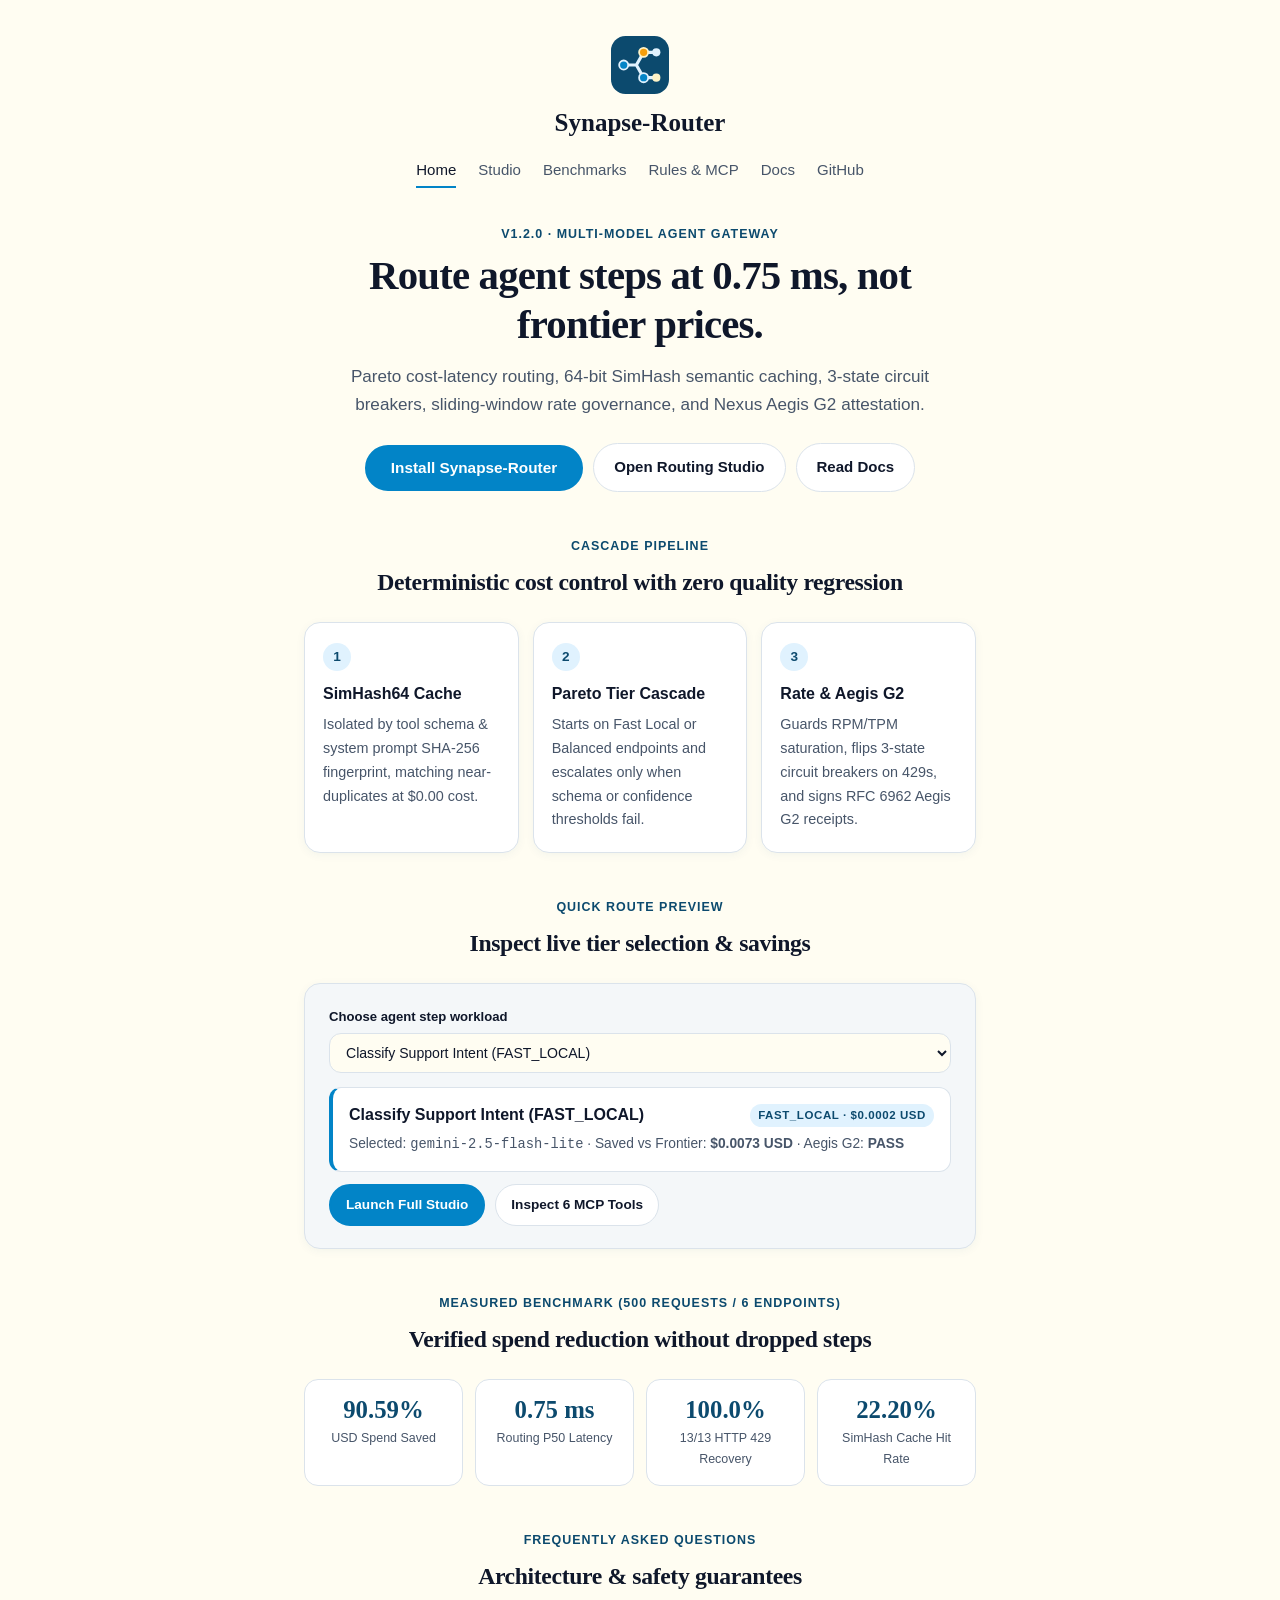
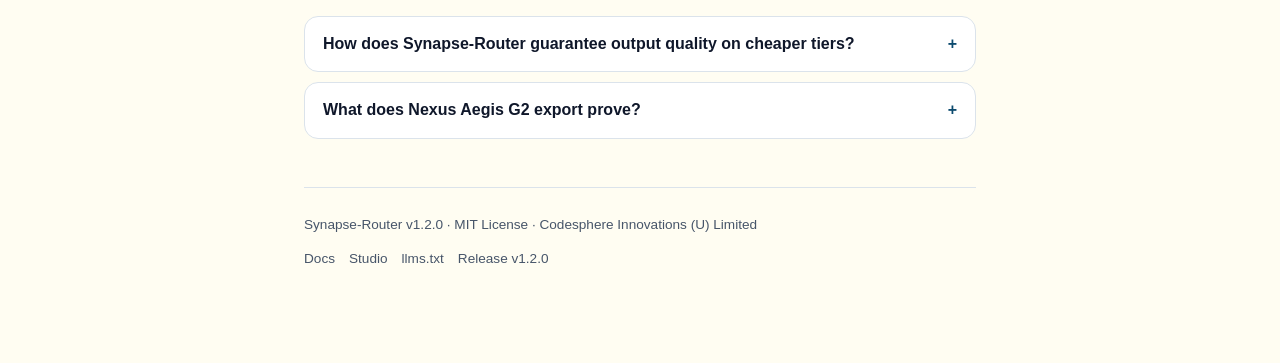
<file: website/index.html>
<!DOCTYPE html>
<html lang="en">
<head>
  <meta charset="utf-8" />
  <meta name="viewport" content="width=device-width, initial-scale=1.0" />
  <title>Synapse-Router — Cost-Aware Multi-Model AI Agent Router</title>
  <meta name="description" content="Pareto multi-model AI agent router with 64-bit SimHash semantic caching, 3-state circuit breaker, RateGovernor, and Nexus Aegis G2 attestation." />
  <link rel="canonical" href="https://codesphere-u.github.io/synapse-router/" />
  <meta property="og:type" content="website" />
  <meta property="og:title" content="Synapse-Router v1.2.0 — Cost-Aware Multi-Model AI Agent Router" />
  <meta property="og:description" content="Save 90.59% on multi-agent LLM spend with 0.75 ms P50 routing, SimHash semantic cache, and 100% HTTP 429 failover recovery." />
  <meta property="og:url" content="https://codesphere-u.github.io/synapse-router/" />
  <meta property="og:image" content="https://codesphere-u.github.io/synapse-router/og-image.svg" />
  <meta name="twitter:card" content="summary_large_image" />
  <meta name="twitter:title" content="Synapse-Router v1.2.0 — Cost-Aware Multi-Model AI Agent Router" />
  <meta name="twitter:description" content="Deterministic multi-tier agent routing, cascade escalation, SimHash cache, and Nexus Aegis G2 attestation." />
  <meta name="twitter:image" content="https://codesphere-u.github.io/synapse-router/og-image.svg" />
  <link rel="icon" type="image/svg+xml" href="favicon.svg" />
  <link rel="manifest" href="manifest.webmanifest" />
  <link rel="stylesheet" href="styles.css" />
  <script type="application/ld+json">
  {
    "@context": "https://schema.org",
    "@graph": [
      {
        "@type": "Organization",
        "@id": "https://codesphere-u.github.io/#org",
        "name": "Codesphere Innovations (U) Limited",
        "url": "https://github.com/codesphere-u"
      },
      {
        "@type": "Person",
        "@id": "https://codesphere-u.github.io/#author",
        "name": "Akandwanaho Ivan Alvin",
        "worksFor": { "@id": "https://codesphere-u.github.io/#org" }
      },
      {
        "@type": "WebSite",
        "@id": "https://codesphere-u.github.io/synapse-router/#website",
        "url": "https://codesphere-u.github.io/synapse-router/",
        "name": "Synapse-Router",
        "publisher": { "@id": "https://codesphere-u.github.io/#org" }
      },
      {
        "@type": "SoftwareApplication",
        "name": "Synapse-Router",
        "softwareVersion": "1.2.0",
        "applicationCategory": "DeveloperApplication",
        "operatingSystem": "macOS, Linux, Windows",
        "license": "https://opensource.org/licenses/MIT",
        "url": "https://codesphere-u.github.io/synapse-router/",
        "codeRepository": "https://github.com/codesphere-u/synapse-router",
        "author": { "@id": "https://codesphere-u.github.io/#author" },
        "offers": {
          "@type": "Offer",
          "price": "0",
          "priceCurrency": "USD"
        }
      },
      {
        "@type": "FAQPage",
        "mainEntity": [
          {
            "@type": "Question",
            "name": "How much does Synapse-Router reduce multi-agent LLM token spend?",
            "acceptedAnswer": {
              "@type": "Answer",
              "text": "In the reproducible 500-request benchmark across 6 endpoints, Synapse-Router cut spend from $3.7402 USD to $0.3520 USD (90.59% saved) while maintaining 100.00% cascade quality retention."
            }
          },
          {
            "@type": "Question",
            "name": "How does Synapse-Router prevent HTTP 429 rate-limit outages?",
            "acceptedAnswer": {
              "@type": "Answer",
              "text": "Sliding-window RateGovernor tracks RPM/TPM saturation preemptively, while EndpointHealthRegistry trips a 3-state circuit breaker in under 0.05 ms to fail over to healthy peer endpoints."
            }
          }
        ]
      }
    ]
  }
  </script>
</head>
<body>
  <div class="page-col">
    <header class="site-header">
      <a class="brand-mark" href="index.html">
        <svg class="brand-mascot" viewBox="0 0 64 64" fill="none" aria-hidden="true">
          <rect width="64" height="64" rx="16" fill="#0c4a6e"/>
          <path d="M14 32h14l8-14h14M28 32l8 14h14" stroke="#e0f2fe" stroke-width="3.5" stroke-linecap="round" stroke-linejoin="round"/>
          <circle cx="14" cy="32" r="5" fill="#0284c7" stroke="#e0f2fe" stroke-width="2"/>
          <circle cx="36" cy="18" r="5" fill="#f59e0b" stroke="#fef3c7" stroke-width="2"/>
          <circle cx="50" cy="18" r="4.5" fill="#e0f2fe"/>
          <circle cx="36" cy="46" r="5" fill="#0284c7" stroke="#e0f2fe" stroke-width="2"/>
          <circle cx="50" cy="46" r="4.5" fill="#fef3c7"/>
        </svg>
        <svg class="brand-wordmark-svg" width="196" height="36" viewBox="0 0 196 36" role="img" aria-label="Synapse-Router">
          <text x="98" y="27" text-anchor="middle" font-family="Georgia, 'Times New Roman', serif" font-size="25" font-weight="700" fill="#0f172a">Synapse-Router</text>
        </svg>
        <span class="sr-only">Synapse-Router</span>
      </a>
      <nav class="site-nav" aria-label="Primary Navigation">
        <a href="index.html" class="active">Home</a>
        <a href="studio.html">Studio</a>
        <a href="proof.html">Benchmarks</a>
        <a href="rules.html">Rules &amp; MCP</a>
        <a href="docs.html">Docs</a>
        <a href="https://github.com/codesphere-u/synapse-router">GitHub</a>
      </nav>
    </header>

    <main>
      <section style="text-align:center;">
        <p class="hero-kicker">v1.2.0 &middot; Multi-Model Agent Gateway</p>
        <h1 class="hero-title">Route agent steps at 0.75 ms, not frontier prices.</h1>
        <p class="hero-lead">
          Pareto cost-latency routing, 64-bit SimHash semantic caching, 3-state circuit breakers, sliding-window rate governance, and Nexus Aegis G2 attestation.
        </p>

        <div class="hero-actions">
          <div class="cta-wrap">
            <button type="button" class="btn-primary" data-popover-toggle="installPopover">Install Synapse-Router</button>
            <div id="installPopover" class="cta-popover" role="dialog" aria-label="Install commands">
              <p class="cta-popover-title">Quick Install &amp; Benchmark</p>
              <div class="cmd-row">
                <code>pip install -e .</code>
                <button type="button" class="copy-mini" data-copy="pip install -e .">Copy</button>
              </div>
              <div class="cmd-row">
                <code>synapse-router benchmark --requests 500</code>
                <button type="button" class="copy-mini" data-copy="synapse-router benchmark --requests 500">Copy</button>
              </div>
              <div class="cmd-row">
                <code>claude mcp add --transport http synapse-router https://synapse-router.vercel.app/mcp</code>
                <button type="button" class="copy-mini" data-copy="claude mcp add --transport http synapse-router https://synapse-router.vercel.app/mcp">Copy</button>
              </div>
            </div>
          </div>
          <a class="btn-secondary" href="studio.html">Open Routing Studio</a>
          <a class="btn-secondary" href="docs.html">Read Docs</a>
        </div>
      </section>

      <section class="flow-section">
        <p class="section-label">Cascade Pipeline</p>
        <h2 class="section-heading">Deterministic cost control with zero quality regression</h2>
        <div class="flow-grid">
          <article class="flow-step">
            <span class="step-num">1</span>
            <h3>SimHash64 Cache</h3>
            <p>Isolated by tool schema &amp; system prompt SHA-256 fingerprint, matching near-duplicates at $0.00 cost.</p>
          </article>
          <article class="flow-step">
            <span class="step-num">2</span>
            <h3>Pareto Tier Cascade</h3>
            <p>Starts on Fast Local or Balanced endpoints and escalates only when schema or confidence thresholds fail.</p>
          </article>
          <article class="flow-step">
            <span class="step-num">3</span>
            <h3>Rate &amp; Aegis G2</h3>
            <p>Guards RPM/TPM saturation, flips 3-state circuit breakers on 429s, and signs RFC 6962 Aegis G2 receipts.</p>
          </article>
        </div>
      </section>

      <section class="flow-section">
        <p class="section-label">Quick Route Preview</p>
        <h2 class="section-heading">Inspect live tier selection &amp; savings</h2>
        <div class="handy-card soft">
          <label class="field-label" for="quickRouteSelect">Choose agent step workload</label>
          <select id="quickRouteSelect" class="handy-select" style="margin-bottom:14px;">
            <option value="trivial">Classify Support Intent (FAST_LOCAL)</option>
            <option value="cascade">Strict Tool Schema + HTTP 429 Failover (BALANCED)</option>
            <option value="frontier">Formal Invariant Proof (FRONTIER_REASONING)</option>
          </select>
          <div id="quickRouteOut"></div>
          <div style="margin-top:12px;display:flex;gap:10px;flex-wrap:wrap;">
            <a class="btn-primary btn-sm" href="studio.html">Launch Full Studio</a>
            <a class="btn-secondary btn-sm" href="rules.html">Inspect 6 MCP Tools</a>
          </div>
        </div>
      </section>

      <section class="flow-section">
        <p class="section-label">Measured Benchmark (500 Requests / 6 Endpoints)</p>
        <h2 class="section-heading">Verified spend reduction without dropped steps</h2>
        <div class="stat-grid">
          <div class="stat-box">
            <div class="stat-val">90.59%</div>
            <div class="stat-lbl">USD Spend Saved</div>
          </div>
          <div class="stat-box">
            <div class="stat-val">0.75 ms</div>
            <div class="stat-lbl">Routing P50 Latency</div>
          </div>
          <div class="stat-box">
            <div class="stat-val">100.0%</div>
            <div class="stat-lbl">13/13 HTTP 429 Recovery</div>
          </div>
          <div class="stat-box">
            <div class="stat-val">22.20%</div>
            <div class="stat-lbl">SimHash Cache Hit Rate</div>
          </div>
        </div>
      </section>

      <section class="flow-section">
        <p class="section-label">Frequently Asked Questions</p>
        <h2 class="section-heading">Architecture &amp; safety guarantees</h2>
        <details class="faq-item">
          <summary>How does Synapse-Router guarantee output quality on cheaper tiers?</summary>
          <p><code>ResponseValidator</code> verifies JSON schema constraints, non-empty tool arguments, absence of refusals, and <code>confidence &gt;= min_confidence</code>. Any failure triggers automatic escalation up the cascade.</p>
        </details>
        <details class="faq-item">
          <summary>What does Nexus Aegis G2 export prove?</summary>
          <p><code>export_aegis_g2</code> produces canonical <code>G2_BUDGET_ROUTING</code> payloads with RFC 6962 <code>0x00</code>-prefixed SHA-256 leaf hashes enforcing USD caps, 120,000-token ceilings, and anti-overprovisioning checks.</p>
        </details>
      </section>
    </main>

    <footer class="site-footer">
      <span>Synapse-Router v1.2.0 &middot; MIT License &middot; Codesphere Innovations (U) Limited</span>
      <div class="footer-links">
        <a href="docs.html">Docs</a>
        <a href="studio.html">Studio</a>
        <a href="llms.txt">llms.txt</a>
        <a href="https://github.com/codesphere-u/synapse-router/releases/tag/v1.2.0">Release v1.2.0</a>
      </div>
    </footer>
  </div>
  <div id="toast" class="toast" role="status" aria-live="polite"></div>
  <script defer data-domain="codesphere-u.github.io" src="https://plausible.io/js/script.js"></script>
  <script src="app.js"></script>
</body>
</html>
</file>
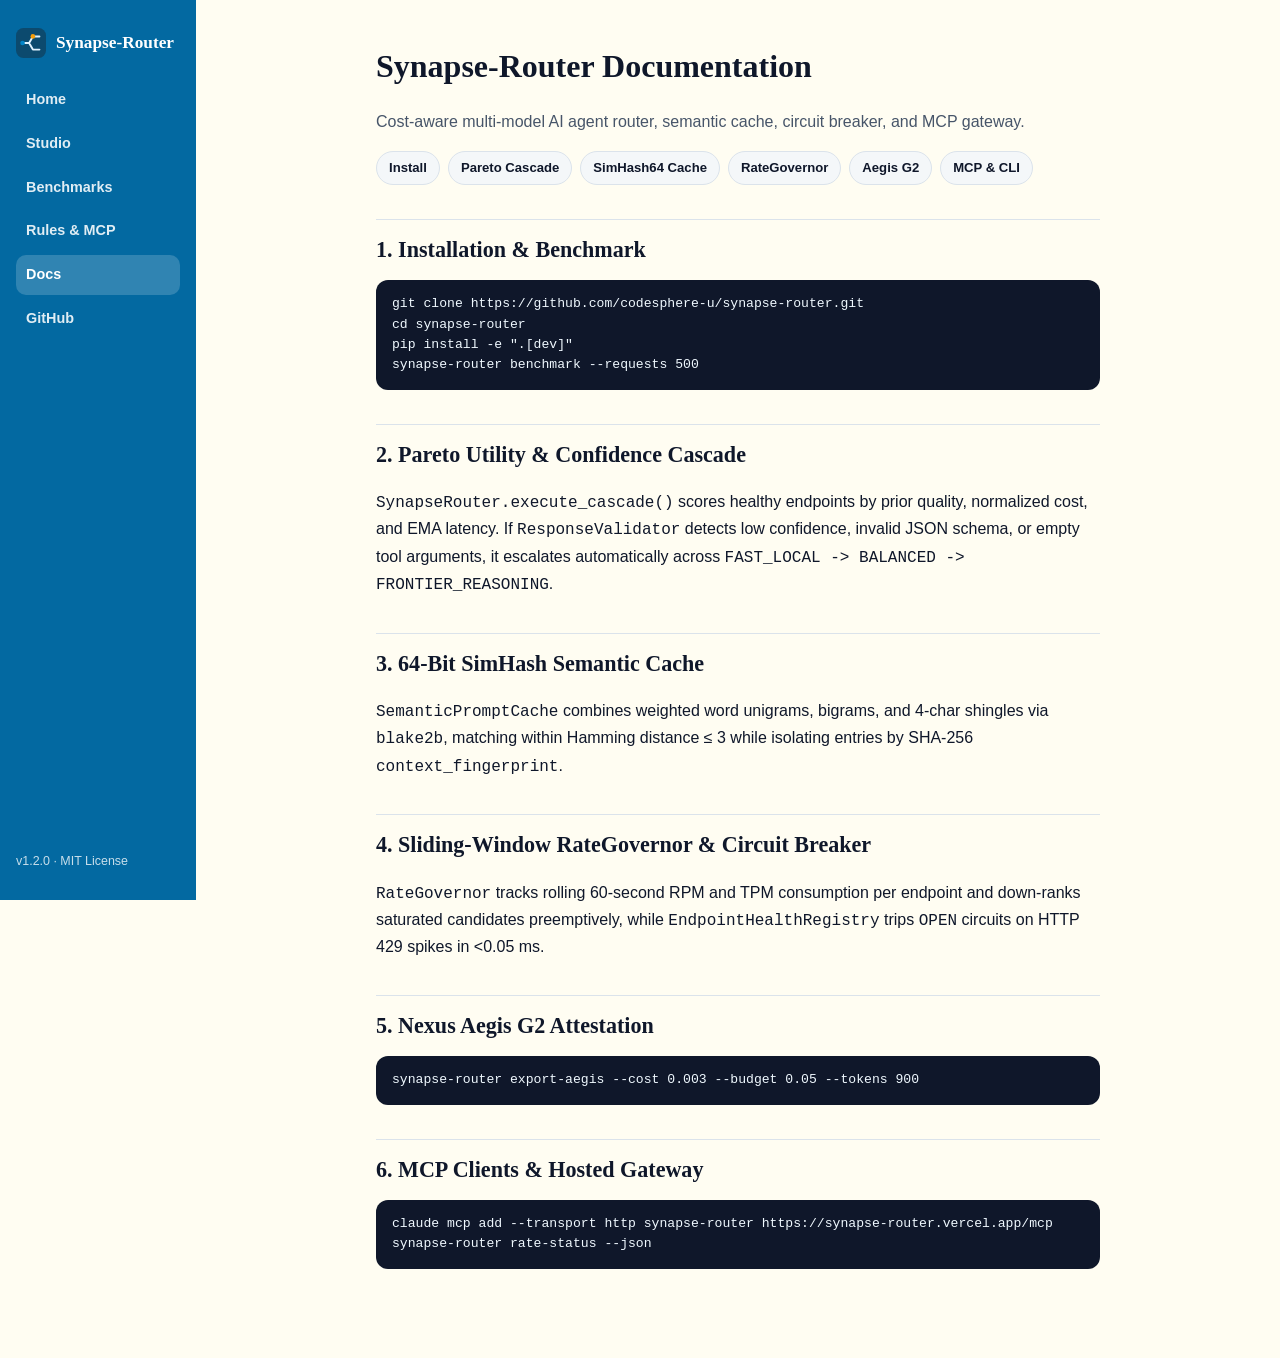
<file: website/docs.html>
<!DOCTYPE html>
<html lang="en">
<head>
  <meta charset="utf-8" />
  <meta name="viewport" content="width=device-width, initial-scale=1.0" />
  <title>Documentation — Synapse-Router</title>
  <meta name="description" content="Complete Synapse-Router documentation covering installation, Pareto cascade routing, SimHash cache, RateGovernor, and Nexus Aegis G2 export." />
  <link rel="canonical" href="https://codesphere-u.github.io/synapse-router/docs.html" />
  <meta property="og:type" content="website" />
  <meta property="og:title" content="Documentation — Synapse-Router" />
  <meta property="og:description" content="Developer reference for Synapse-Router CLI, Python API, MCP server, and Vercel gateway." />
  <meta property="og:image" content="https://codesphere-u.github.io/synapse-router/og-image.svg" />
  <meta name="twitter:card" content="summary_large_image" />
  <link rel="icon" type="image/svg+xml" href="favicon.svg" />
  <link rel="stylesheet" href="styles.css" />
</head>
<body>
  <div class="docs-layout">
    <aside class="docs-sidebar">
      <a class="docs-brand" href="index.html">
        <svg viewBox="0 0 64 64" fill="none" aria-hidden="true">
          <rect width="64" height="64" rx="16" fill="#0c4a6e"/>
          <path d="M14 32h14l8-14h14M28 32l8 14h14" stroke="#e0f2fe" stroke-width="4" stroke-linecap="round" stroke-linejoin="round"/>
          <circle cx="14" cy="32" r="5" fill="#0284c7"/>
          <circle cx="36" cy="18" r="5" fill="#f59e0b"/>
        </svg>
        <span>Synapse-Router</span>
      </a>
      <nav class="docs-nav" aria-label="Documentation Navigation">
        <a href="index.html">Home</a>
        <a href="studio.html">Studio</a>
        <a href="proof.html">Benchmarks</a>
        <a href="rules.html">Rules &amp; MCP</a>
        <a href="docs.html" class="active">Docs</a>
        <a href="https://github.com/codesphere-u/synapse-router">GitHub</a>
      </nav>
      <div class="docs-rail-foot">v1.2.0 &middot; MIT License</div>
    </aside>

    <main class="docs-main">
      <h1>Synapse-Router Documentation</h1>
      <p style="color:var(--muted);">Cost-aware multi-model AI agent router, semantic cache, circuit breaker, and MCP gateway.</p>

      <nav class="doc-subrail" aria-label="Page Sections">
        <a href="#install">Install</a>
        <a href="#cascade">Pareto Cascade</a>
        <a href="#cache">SimHash64 Cache</a>
        <a href="#ratelimit">RateGovernor</a>
        <a href="#aegis">Aegis G2</a>
        <a href="#mcp">MCP &amp; CLI</a>
      </nav>

      <h2 id="install">1. Installation &amp; Benchmark</h2>
      <pre><code>git clone https://github.com/codesphere-u/synapse-router.git
cd synapse-router
pip install -e ".[dev]"
synapse-router benchmark --requests 500</code></pre>

      <h2 id="cascade">2. Pareto Utility &amp; Confidence Cascade</h2>
      <p><code>SynapseRouter.execute_cascade()</code> scores healthy endpoints by prior quality, normalized cost, and EMA latency. If <code>ResponseValidator</code> detects low confidence, invalid JSON schema, or empty tool arguments, it escalates automatically across <code>FAST_LOCAL -&gt; BALANCED -&gt; FRONTIER_REASONING</code>.</p>

      <h2 id="cache">3. 64-Bit SimHash Semantic Cache</h2>
      <p><code>SemanticPromptCache</code> combines weighted word unigrams, bigrams, and 4-char shingles via <code>blake2b</code>, matching within Hamming distance &le; 3 while isolating entries by SHA-256 <code>context_fingerprint</code>.</p>

      <h2 id="ratelimit">4. Sliding-Window RateGovernor &amp; Circuit Breaker</h2>
      <p><code>RateGovernor</code> tracks rolling 60-second RPM and TPM consumption per endpoint and down-ranks saturated candidates preemptively, while <code>EndpointHealthRegistry</code> trips <code>OPEN</code> circuits on HTTP 429 spikes in &lt;0.05 ms.</p>

      <h2 id="aegis">5. Nexus Aegis G2 Attestation</h2>
      <pre><code>synapse-router export-aegis --cost 0.003 --budget 0.05 --tokens 900</code></pre>

      <h2 id="mcp">6. MCP Clients &amp; Hosted Gateway</h2>
      <pre><code>claude mcp add --transport http synapse-router https://synapse-router.vercel.app/mcp
synapse-router rate-status --json</code></pre>
    </main>
  </div>
  <div id="toast" class="toast" role="status" aria-live="polite"></div>
  <script src="app.js"></script>
</body>
</html>
</file>
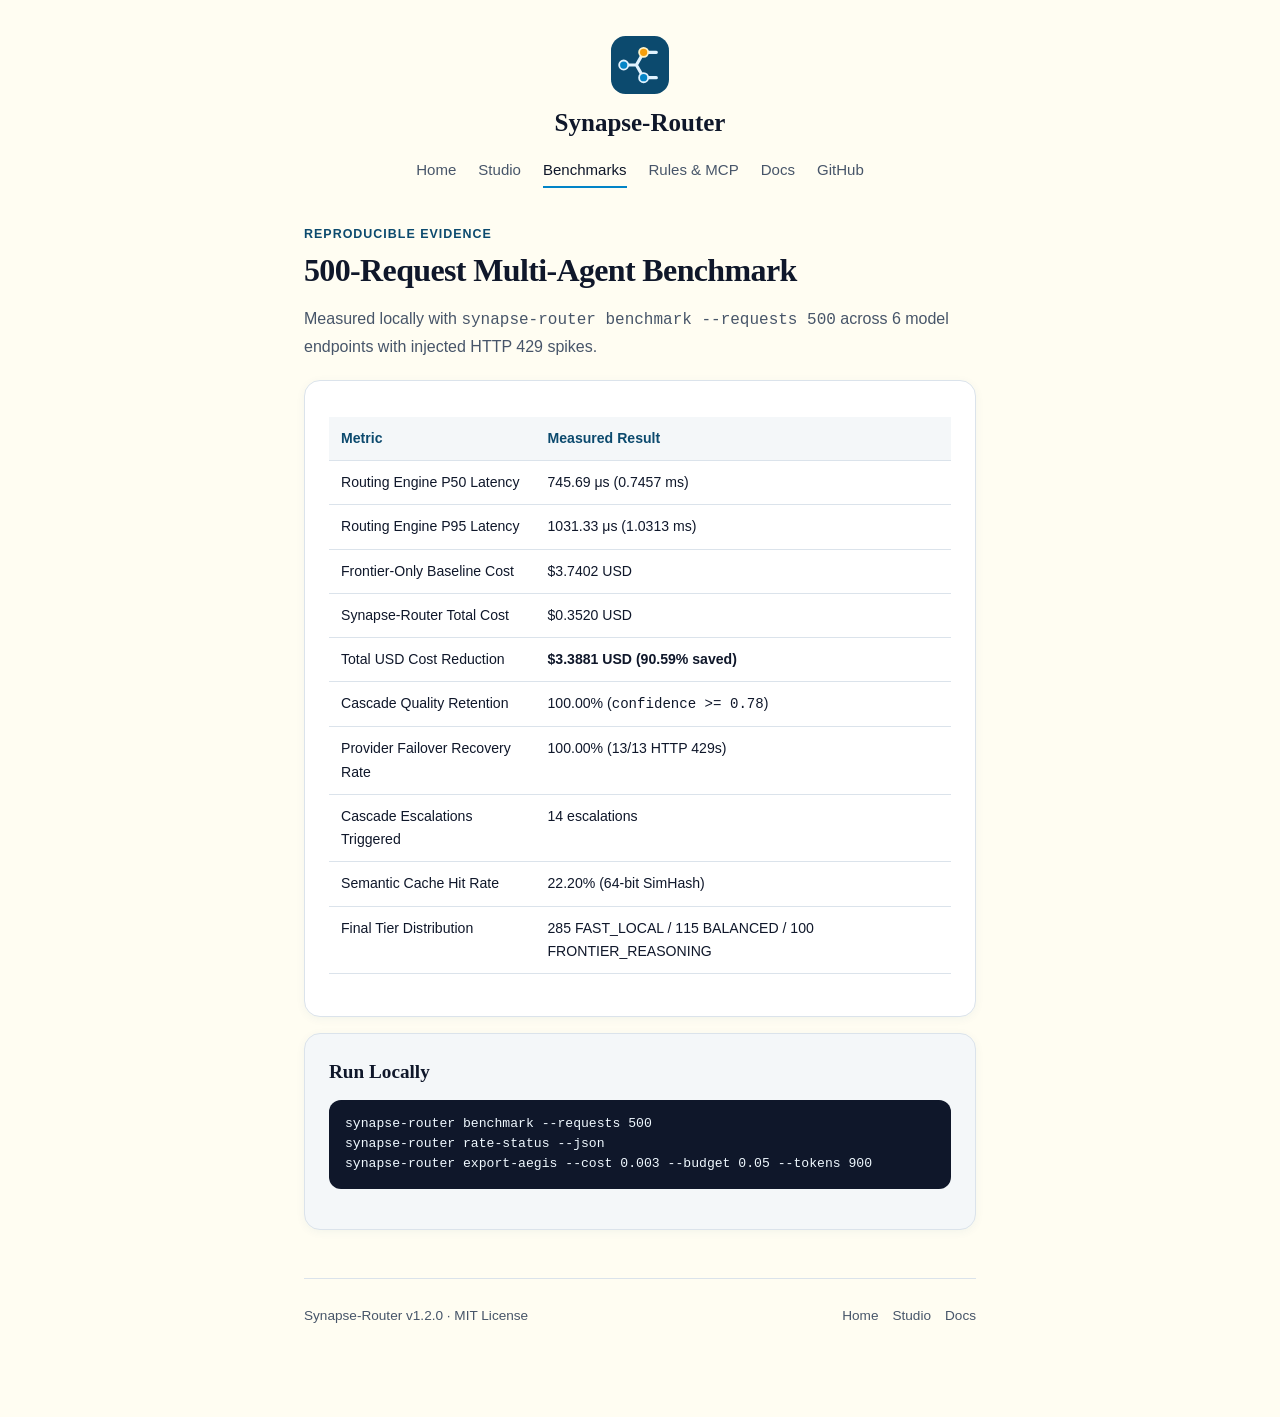
<file: website/proof.html>
<!DOCTYPE html>
<html lang="en">
<head>
  <meta charset="utf-8" />
  <meta name="viewport" content="width=device-width, initial-scale=1.0" />
  <title>Benchmarks &amp; Proof — Synapse-Router</title>
  <meta name="description" content="Reproducible 500-request benchmark across 6 model endpoints showing 90.59% spend savings, 0.75 ms P50 routing latency, and 100% 429 recovery." />
  <link rel="canonical" href="https://codesphere-u.github.io/synapse-router/proof.html" />
  <meta property="og:type" content="website" />
  <meta property="og:title" content="Benchmarks &amp; Proof — Synapse-Router" />
  <meta property="og:description" content="Measured P50/P95 routing latency, $3.3881 USD saved across 500 steps, and 13/13 HTTP 429 failover recovery." />
  <meta property="og:image" content="https://codesphere-u.github.io/synapse-router/og-image.svg" />
  <meta name="twitter:card" content="summary_large_image" />
  <link rel="icon" type="image/svg+xml" href="favicon.svg" />
  <link rel="stylesheet" href="styles.css" />
</head>
<body>
  <div class="page-col">
    <header class="site-header">
      <a class="brand-mark" href="index.html">
        <svg class="brand-mascot" viewBox="0 0 64 64" fill="none" aria-hidden="true">
          <rect width="64" height="64" rx="16" fill="#0c4a6e"/>
          <path d="M14 32h14l8-14h14M28 32l8 14h14" stroke="#e0f2fe" stroke-width="3.5" stroke-linecap="round" stroke-linejoin="round"/>
          <circle cx="14" cy="32" r="5" fill="#0284c7" stroke="#e0f2fe" stroke-width="2"/>
          <circle cx="36" cy="18" r="5" fill="#f59e0b" stroke="#fef3c7" stroke-width="2"/>
          <circle cx="36" cy="46" r="5" fill="#0284c7" stroke="#e0f2fe" stroke-width="2"/>
        </svg>
        <svg class="brand-wordmark-svg" width="196" height="36" viewBox="0 0 196 36" role="img" aria-label="Synapse-Router">
          <text x="98" y="27" text-anchor="middle" font-family="Georgia, 'Times New Roman', serif" font-size="25" font-weight="700" fill="#0f172a">Synapse-Router</text>
        </svg>
        <span class="sr-only">Synapse-Router</span>
      </a>
      <nav class="site-nav" aria-label="Primary Navigation">
        <a href="index.html">Home</a>
        <a href="studio.html">Studio</a>
        <a href="proof.html" class="active">Benchmarks</a>
        <a href="rules.html">Rules &amp; MCP</a>
        <a href="docs.html">Docs</a>
        <a href="https://github.com/codesphere-u/synapse-router">GitHub</a>
      </nav>
    </header>

    <main>
      <p class="hero-kicker">Reproducible Evidence</p>
      <h1 class="hero-title" style="font-size:2rem;">500-Request Multi-Agent Benchmark</h1>
      <p style="color:var(--muted);margin-bottom:20px;">Measured locally with <code>synapse-router benchmark --requests 500</code> across 6 model endpoints with injected HTTP 429 spikes.</p>

      <div class="handy-card">
        <table>
          <thead>
            <tr><th>Metric</th><th>Measured Result</th></tr>
          </thead>
          <tbody>
            <tr><td>Routing Engine P50 Latency</td><td>745.69 &mu;s (0.7457 ms)</td></tr>
            <tr><td>Routing Engine P95 Latency</td><td>1031.33 &mu;s (1.0313 ms)</td></tr>
            <tr><td>Frontier-Only Baseline Cost</td><td>$3.7402 USD</td></tr>
            <tr><td>Synapse-Router Total Cost</td><td>$0.3520 USD</td></tr>
            <tr><td>Total USD Cost Reduction</td><td><strong>$3.3881 USD (90.59% saved)</strong></td></tr>
            <tr><td>Cascade Quality Retention</td><td>100.00% (<code>confidence &gt;= 0.78</code>)</td></tr>
            <tr><td>Provider Failover Recovery Rate</td><td>100.00% (13/13 HTTP 429s)</td></tr>
            <tr><td>Cascade Escalations Triggered</td><td>14 escalations</td></tr>
            <tr><td>Semantic Cache Hit Rate</td><td>22.20% (64-bit SimHash)</td></tr>
            <tr><td>Final Tier Distribution</td><td>285 FAST_LOCAL / 115 BALANCED / 100 FRONTIER_REASONING</td></tr>
          </tbody>
        </table>
      </div>

      <div class="handy-card soft">
        <h2 style="font-family:Georgia,serif;margin:0 0 10px;font-size:1.2rem;">Run Locally</h2>
        <pre><code>synapse-router benchmark --requests 500
synapse-router rate-status --json
synapse-router export-aegis --cost 0.003 --budget 0.05 --tokens 900</code></pre>
      </div>
    </main>

    <footer class="site-footer">
      <span>Synapse-Router v1.2.0 &middot; MIT License</span>
      <div class="footer-links">
        <a href="index.html">Home</a>
        <a href="studio.html">Studio</a>
        <a href="docs.html">Docs</a>
      </div>
    </footer>
  </div>
  <div id="toast" class="toast" role="status" aria-live="polite"></div>
  <script src="app.js"></script>
</body>
</html>
</file>
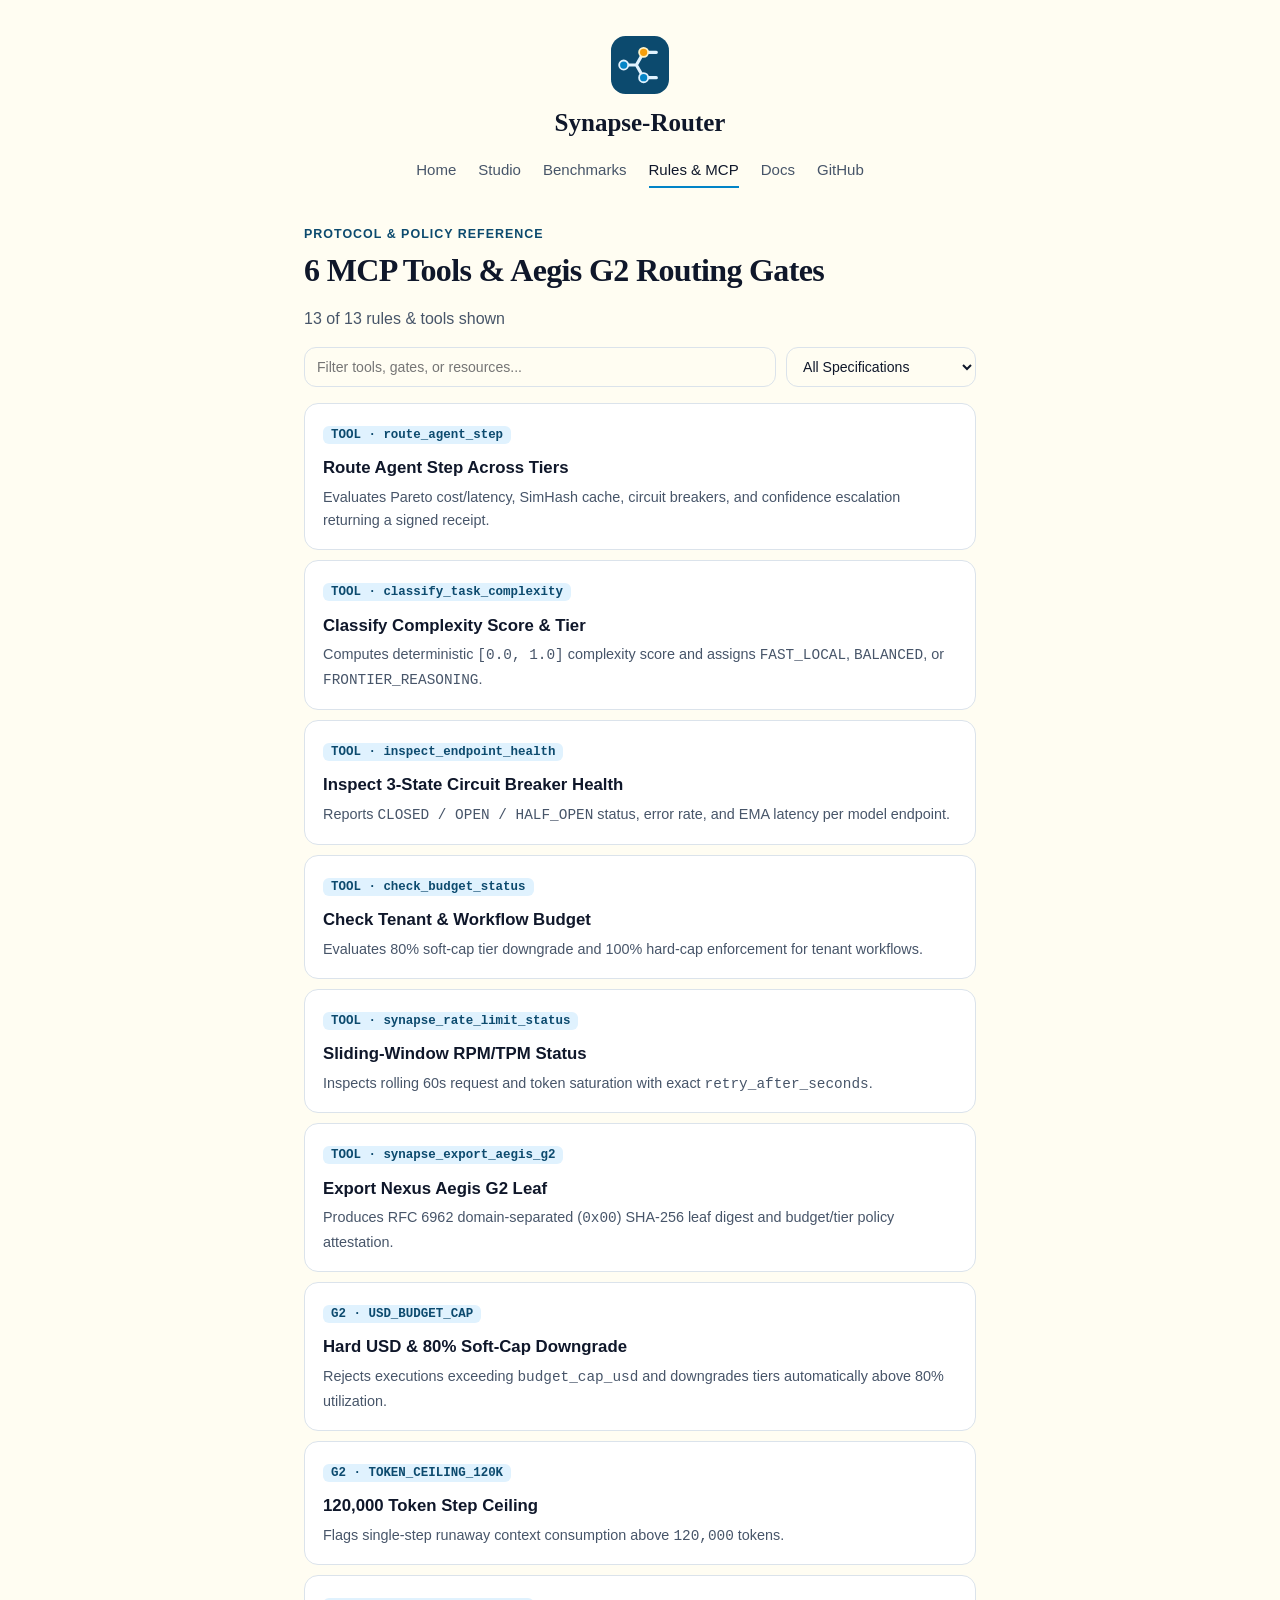
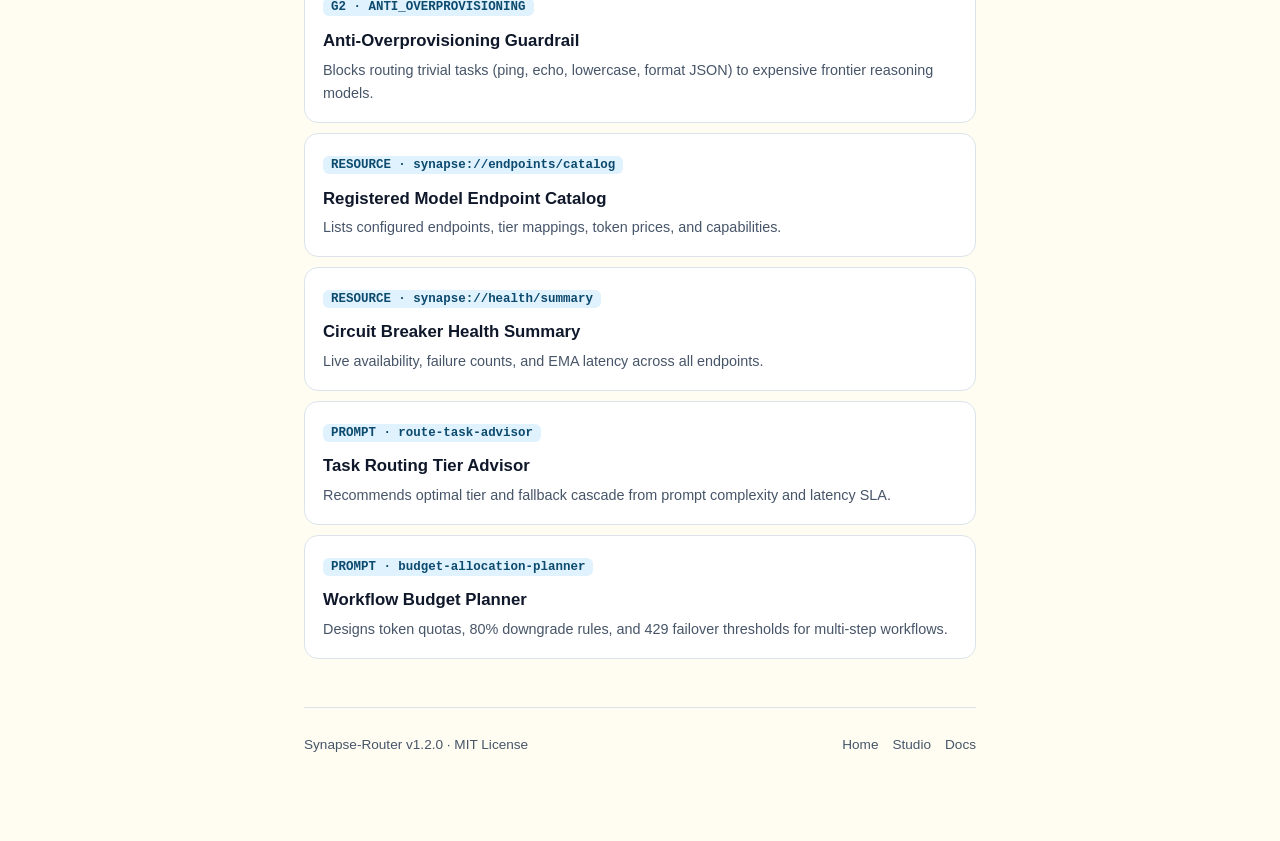
<file: website/rules.html>
<!DOCTYPE html>
<html lang="en">
<head>
  <meta charset="utf-8" />
  <meta name="viewport" content="width=device-width, initial-scale=1.0" />
  <title>MCP Tools &amp; Aegis G2 Rules — Synapse-Router</title>
  <meta name="description" content="Searchable reference of all 6 Synapse-Router MCP tools, Nexus Aegis G2 budget gates, and SimHash / circuit-breaker specifications." />
  <link rel="canonical" href="https://codesphere-u.github.io/synapse-router/rules.html" />
  <meta property="og:type" content="website" />
  <meta property="og:title" content="MCP Tools &amp; Aegis G2 Rules — Synapse-Router" />
  <meta property="og:description" content="Complete reference of Synapse-Router MCP tools, rate governor rules, and Aegis G2 attestations." />
  <meta property="og:image" content="https://codesphere-u.github.io/synapse-router/og-image.svg" />
  <meta name="twitter:card" content="summary_large_image" />
  <link rel="icon" type="image/svg+xml" href="favicon.svg" />
  <link rel="stylesheet" href="styles.css" />
</head>
<body>
  <div class="page-col">
    <header class="site-header">
      <a class="brand-mark" href="index.html">
        <svg class="brand-mascot" viewBox="0 0 64 64" fill="none" aria-hidden="true">
          <rect width="64" height="64" rx="16" fill="#0c4a6e"/>
          <path d="M14 32h14l8-14h14M28 32l8 14h14" stroke="#e0f2fe" stroke-width="3.5" stroke-linecap="round" stroke-linejoin="round"/>
          <circle cx="14" cy="32" r="5" fill="#0284c7" stroke="#e0f2fe" stroke-width="2"/>
          <circle cx="36" cy="18" r="5" fill="#f59e0b" stroke="#fef3c7" stroke-width="2"/>
          <circle cx="36" cy="46" r="5" fill="#0284c7" stroke="#e0f2fe" stroke-width="2"/>
        </svg>
        <svg class="brand-wordmark-svg" width="196" height="36" viewBox="0 0 196 36" role="img" aria-label="Synapse-Router">
          <text x="98" y="27" text-anchor="middle" font-family="Georgia, 'Times New Roman', serif" font-size="25" font-weight="700" fill="#0f172a">Synapse-Router</text>
        </svg>
        <span class="sr-only">Synapse-Router</span>
      </a>
      <nav class="site-nav" aria-label="Primary Navigation">
        <a href="index.html">Home</a>
        <a href="studio.html">Studio</a>
        <a href="proof.html">Benchmarks</a>
        <a href="rules.html" class="active">Rules &amp; MCP</a>
        <a href="docs.html">Docs</a>
        <a href="https://github.com/codesphere-u/synapse-router">GitHub</a>
      </nav>
    </header>

    <main>
      <p class="hero-kicker">Protocol &amp; Policy Reference</p>
      <h1 class="hero-title" style="font-size:2rem;">6 MCP Tools &amp; Aegis G2 Routing Gates</h1>
      <p id="rulesCount" style="color:var(--muted);margin-bottom:14px;"></p>

      <div class="rules-filter">
        <input id="rulesSearch" class="handy-input" style="flex:1 1 240px;" type="search" placeholder="Filter tools, gates, or resources..." />
        <select id="rulesCategory" class="handy-select" style="flex:0 0 190px;">
          <option value="all">All Specifications</option>
          <option value="tool">MCP Tools (6)</option>
          <option value="gate">Aegis G2 &amp; Policy (3)</option>
          <option value="resource">Resources &amp; Prompts (4)</option>
        </select>
      </div>

      <article class="rule-card" data-rule-card data-cat="tool">
        <span class="rule-id">TOOL &middot; route_agent_step</span>
        <h2 style="font-size:1.05rem;margin:8px 0 4px;">Route Agent Step Across Tiers</h2>
        <p style="margin:0;font-size:0.9rem;color:var(--muted);">Evaluates Pareto cost/latency, SimHash cache, circuit breakers, and confidence escalation returning a signed receipt.</p>
      </article>
      <article class="rule-card" data-rule-card data-cat="tool">
        <span class="rule-id">TOOL &middot; classify_task_complexity</span>
        <h2 style="font-size:1.05rem;margin:8px 0 4px;">Classify Complexity Score &amp; Tier</h2>
        <p style="margin:0;font-size:0.9rem;color:var(--muted);">Computes deterministic <code>[0.0, 1.0]</code> complexity score and assigns <code>FAST_LOCAL</code>, <code>BALANCED</code>, or <code>FRONTIER_REASONING</code>.</p>
      </article>
      <article class="rule-card" data-rule-card data-cat="tool">
        <span class="rule-id">TOOL &middot; inspect_endpoint_health</span>
        <h2 style="font-size:1.05rem;margin:8px 0 4px;">Inspect 3-State Circuit Breaker Health</h2>
        <p style="margin:0;font-size:0.9rem;color:var(--muted);">Reports <code>CLOSED / OPEN / HALF_OPEN</code> status, error rate, and EMA latency per model endpoint.</p>
      </article>
      <article class="rule-card" data-rule-card data-cat="tool">
        <span class="rule-id">TOOL &middot; check_budget_status</span>
        <h2 style="font-size:1.05rem;margin:8px 0 4px;">Check Tenant &amp; Workflow Budget</h2>
        <p style="margin:0;font-size:0.9rem;color:var(--muted);">Evaluates 80% soft-cap tier downgrade and 100% hard-cap enforcement for tenant workflows.</p>
      </article>
      <article class="rule-card" data-rule-card data-cat="tool">
        <span class="rule-id">TOOL &middot; synapse_rate_limit_status</span>
        <h2 style="font-size:1.05rem;margin:8px 0 4px;">Sliding-Window RPM/TPM Status</h2>
        <p style="margin:0;font-size:0.9rem;color:var(--muted);">Inspects rolling 60s request and token saturation with exact <code>retry_after_seconds</code>.</p>
      </article>
      <article class="rule-card" data-rule-card data-cat="tool">
        <span class="rule-id">TOOL &middot; synapse_export_aegis_g2</span>
        <h2 style="font-size:1.05rem;margin:8px 0 4px;">Export Nexus Aegis G2 Leaf</h2>
        <p style="margin:0;font-size:0.9rem;color:var(--muted);">Produces RFC 6962 domain-separated (<code>0x00</code>) SHA-256 leaf digest and budget/tier policy attestation.</p>
      </article>

      <article class="rule-card" data-rule-card data-cat="gate">
        <span class="rule-id">G2 &middot; USD_BUDGET_CAP</span>
        <h2 style="font-size:1.05rem;margin:8px 0 4px;">Hard USD &amp; 80% Soft-Cap Downgrade</h2>
        <p style="margin:0;font-size:0.9rem;color:var(--muted);">Rejects executions exceeding <code>budget_cap_usd</code> and downgrades tiers automatically above 80% utilization.</p>
      </article>
      <article class="rule-card" data-rule-card data-cat="gate">
        <span class="rule-id">G2 &middot; TOKEN_CEILING_120K</span>
        <h2 style="font-size:1.05rem;margin:8px 0 4px;">120,000 Token Step Ceiling</h2>
        <p style="margin:0;font-size:0.9rem;color:var(--muted);">Flags single-step runaway context consumption above <code>120,000</code> tokens.</p>
      </article>
      <article class="rule-card" data-rule-card data-cat="gate">
        <span class="rule-id">G2 &middot; ANTI_OVERPROVISIONING</span>
        <h2 style="font-size:1.05rem;margin:8px 0 4px;">Anti-Overprovisioning Guardrail</h2>
        <p style="margin:0;font-size:0.9rem;color:var(--muted);">Blocks routing trivial tasks (ping, echo, lowercase, format JSON) to expensive frontier reasoning models.</p>
      </article>

      <article class="rule-card" data-rule-card data-cat="resource">
        <span class="rule-id">RESOURCE &middot; synapse://endpoints/catalog</span>
        <h2 style="font-size:1.05rem;margin:8px 0 4px;">Registered Model Endpoint Catalog</h2>
        <p style="margin:0;font-size:0.9rem;color:var(--muted);">Lists configured endpoints, tier mappings, token prices, and capabilities.</p>
      </article>
      <article class="rule-card" data-rule-card data-cat="resource">
        <span class="rule-id">RESOURCE &middot; synapse://health/summary</span>
        <h2 style="font-size:1.05rem;margin:8px 0 4px;">Circuit Breaker Health Summary</h2>
        <p style="margin:0;font-size:0.9rem;color:var(--muted);">Live availability, failure counts, and EMA latency across all endpoints.</p>
      </article>
      <article class="rule-card" data-rule-card data-cat="resource">
        <span class="rule-id">PROMPT &middot; route-task-advisor</span>
        <h2 style="font-size:1.05rem;margin:8px 0 4px;">Task Routing Tier Advisor</h2>
        <p style="margin:0;font-size:0.9rem;color:var(--muted);">Recommends optimal tier and fallback cascade from prompt complexity and latency SLA.</p>
      </article>
      <article class="rule-card" data-rule-card data-cat="resource">
        <span class="rule-id">PROMPT &middot; budget-allocation-planner</span>
        <h2 style="font-size:1.05rem;margin:8px 0 4px;">Workflow Budget Planner</h2>
        <p style="margin:0;font-size:0.9rem;color:var(--muted);">Designs token quotas, 80% downgrade rules, and 429 failover thresholds for multi-step workflows.</p>
      </article>
    </main>

    <footer class="site-footer">
      <span>Synapse-Router v1.2.0 &middot; MIT License</span>
      <div class="footer-links">
        <a href="index.html">Home</a>
        <a href="studio.html">Studio</a>
        <a href="docs.html">Docs</a>
      </div>
    </footer>
  </div>
  <div id="toast" class="toast" role="status" aria-live="polite"></div>
  <script src="app.js"></script>
</body>
</html>
</file>
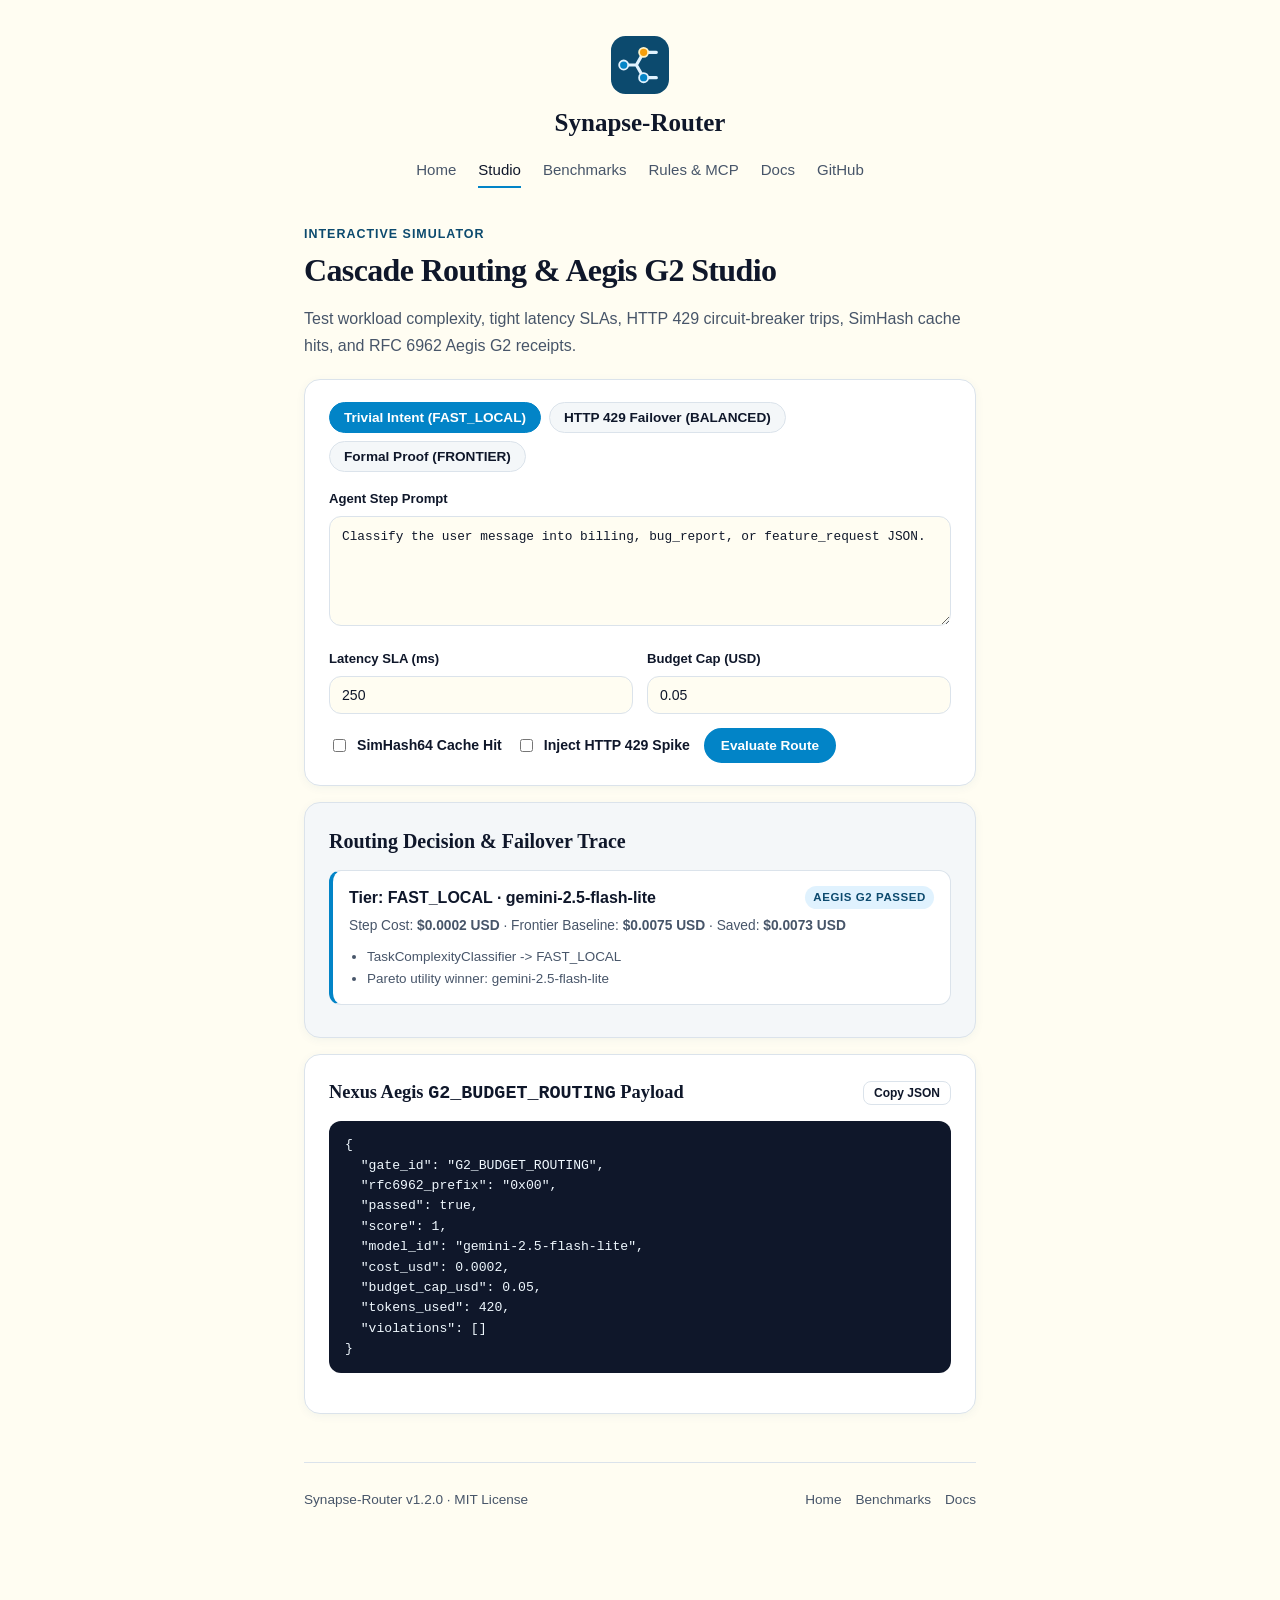
<file: website/studio.html>
<!DOCTYPE html>
<html lang="en">
<head>
  <meta charset="utf-8" />
  <meta name="viewport" content="width=device-width, initial-scale=1.0" />
  <title>Routing &amp; Aegis G2 Studio — Synapse-Router</title>
  <meta name="description" content="Simulate Pareto multi-tier routing, 64-bit SimHash cache hits, HTTP 429 circuit-breaker failover, and Nexus Aegis G2 RFC 6962 attestation." />
  <link rel="canonical" href="https://codesphere-u.github.io/synapse-router/studio.html" />
  <meta property="og:type" content="website" />
  <meta property="og:title" content="Routing &amp; Aegis G2 Studio — Synapse-Router" />
  <meta property="og:description" content="Interactive multi-model routing cascade and Nexus Aegis G2 leaf simulator." />
  <meta property="og:image" content="https://codesphere-u.github.io/synapse-router/og-image.svg" />
  <meta name="twitter:card" content="summary_large_image" />
  <link rel="icon" type="image/svg+xml" href="favicon.svg" />
  <link rel="stylesheet" href="styles.css" />
</head>
<body>
  <div class="page-col">
    <header class="site-header">
      <a class="brand-mark" href="index.html">
        <svg class="brand-mascot" viewBox="0 0 64 64" fill="none" aria-hidden="true">
          <rect width="64" height="64" rx="16" fill="#0c4a6e"/>
          <path d="M14 32h14l8-14h14M28 32l8 14h14" stroke="#e0f2fe" stroke-width="3.5" stroke-linecap="round" stroke-linejoin="round"/>
          <circle cx="14" cy="32" r="5" fill="#0284c7" stroke="#e0f2fe" stroke-width="2"/>
          <circle cx="36" cy="18" r="5" fill="#f59e0b" stroke="#fef3c7" stroke-width="2"/>
          <circle cx="36" cy="46" r="5" fill="#0284c7" stroke="#e0f2fe" stroke-width="2"/>
        </svg>
        <svg class="brand-wordmark-svg" width="196" height="36" viewBox="0 0 196 36" role="img" aria-label="Synapse-Router">
          <text x="98" y="27" text-anchor="middle" font-family="Georgia, 'Times New Roman', serif" font-size="25" font-weight="700" fill="#0f172a">Synapse-Router</text>
        </svg>
        <span class="sr-only">Synapse-Router</span>
      </a>
      <nav class="site-nav" aria-label="Primary Navigation">
        <a href="index.html">Home</a>
        <a href="studio.html" class="active">Studio</a>
        <a href="proof.html">Benchmarks</a>
        <a href="rules.html">Rules &amp; MCP</a>
        <a href="docs.html">Docs</a>
        <a href="https://github.com/codesphere-u/synapse-router">GitHub</a>
      </nav>
    </header>

    <main>
      <p class="hero-kicker">Interactive Simulator</p>
      <h1 class="hero-title" style="font-size:2rem;">Cascade Routing &amp; Aegis G2 Studio</h1>
      <p style="color:var(--muted);margin-bottom:20px;">Test workload complexity, tight latency SLAs, HTTP 429 circuit-breaker trips, SimHash cache hits, and RFC 6962 Aegis G2 receipts.</p>

      <div class="handy-card">
        <div class="preset-bar">
          <button type="button" class="preset-chip active" data-preset="trivial">Trivial Intent (FAST_LOCAL)</button>
          <button type="button" class="preset-chip" data-preset="cascade">HTTP 429 Failover (BALANCED)</button>
          <button type="button" class="preset-chip" data-preset="frontier">Formal Proof (FRONTIER)</button>
        </div>

        <label class="field-label" for="studioPrompt">Agent Step Prompt</label>
        <textarea id="studioPrompt" class="handy-textarea" style="margin-bottom:14px;"></textarea>

        <div class="studio-grid" style="margin-bottom:14px;">
          <div>
            <label class="field-label" for="studioSla">Latency SLA (ms)</label>
            <input id="studioSla" class="handy-input" type="number" min="100" max="5000" step="50" value="250" />
          </div>
          <div>
            <label class="field-label" for="studioBudget">Budget Cap (USD)</label>
            <input id="studioBudget" class="handy-input" type="number" min="0.001" max="1" step="0.005" value="0.05" />
          </div>
        </div>

        <div style="display:flex;flex-wrap:wrap;gap:14px;align-items:center;">
          <label style="display:flex;align-items:center;gap:8px;font-size:0.88rem;font-weight:600;cursor:pointer;">
            <input id="studioCacheHit" type="checkbox" /> SimHash64 Cache Hit
          </label>
          <label style="display:flex;align-items:center;gap:8px;font-size:0.88rem;font-weight:600;cursor:pointer;">
            <input id="studioSimulate429" type="checkbox" /> Inject HTTP 429 Spike
          </label>
          <button id="studioRunBtn" type="button" class="btn-primary btn-sm">Evaluate Route</button>
        </div>
      </div>

      <section class="handy-card soft">
        <h2 style="font-family:Georgia,serif;margin:0 0 12px;font-size:1.25rem;">Routing Decision &amp; Failover Trace</h2>
        <div id="studioOutput"></div>
      </section>

      <section class="handy-card">
        <div style="display:flex;justify-content:space-between;align-items:center;gap:10px;">
          <h2 style="font-family:Georgia,serif;margin:0;font-size:1.15rem;">Nexus Aegis <code>G2_BUDGET_ROUTING</code> Payload</h2>
          <button type="button" class="copy-mini" onclick="copyText(document.getElementById('studioAegisOut').textContent)">Copy JSON</button>
        </div>
        <pre id="studioAegisOut"></pre>
      </section>
    </main>

    <footer class="site-footer">
      <span>Synapse-Router v1.2.0 &middot; MIT License</span>
      <div class="footer-links">
        <a href="index.html">Home</a>
        <a href="proof.html">Benchmarks</a>
        <a href="docs.html">Docs</a>
      </div>
    </footer>
  </div>
  <div id="toast" class="toast" role="status" aria-live="polite"></div>
  <script src="app.js"></script>
</body>
</html>
</file>
<file: website/styles.css>
/* Synapse-Router — Handy-Inspired Warm Ivory + Electric Cerulean + Sunburst Marigold Theme */
:root {
  --bg: #fffdf2;
  --surface: #f4f7f9;
  --card: #ffffff;
  --ink: #0f172a;
  --muted: #475569;
  --line: #dbe3eb;
  --teal: #0284c7;
  --teal-hover: #0369a1;
  --teal-light: #e0f2fe;
  --teal-dark: #0c4a6e;
  --rail-bg: #0369a1;
  --coral: #f59e0b;
  --coral-hover: #d97706;
  --coral-light: #fef3c7;
  --coral-dark: #78350f;
  --radius: 16px;
  --shadow: 0 2px 10px rgba(12, 74, 110, 0.05);
  --shadow-lg: 0 12px 28px rgba(12, 74, 110, 0.12);
}

*, *::before, *::after { box-sizing: border-box; }
html { scroll-behavior: smooth; }
body {
  margin: 0;
  font-family: "Inter", -apple-system, BlinkMacSystemFont, "Segoe UI", Roboto, sans-serif;
  background: var(--bg);
  color: var(--ink);
  line-height: 1.65;
  -webkit-font-smoothing: antialiased;
}
code, pre, kbd { font-family: "JetBrains Mono", ui-monospace, SFMono-Regular, Menlo, monospace; }
a { color: var(--teal-dark); }

.page-col { max-width: 720px; margin: 0 auto; padding: 0 24px 80px; }

.site-header { padding: 36px 0 36px; text-align: center; }
.brand-mark { display: inline-flex; flex-direction: column; align-items: center; gap: 10px; text-decoration: none; color: var(--ink); }
.brand-mascot { width: 58px; height: 58px; display: block; transition: transform 0.2s ease; }
.brand-mark:hover .brand-mascot { transform: translateY(-2px) scale(1.03); }
.brand-wordmark-svg { display: block; width: 196px; height: 36px; margin: 0 auto; }
.sr-only { position: absolute; width: 1px; height: 1px; padding: 0; margin: -1px; overflow: hidden; clip: rect(0, 0, 0, 0); white-space: nowrap; border: 0; }
.site-nav { margin-top: 18px; display: flex; justify-content: center; flex-wrap: wrap; gap: 8px 22px; }
.site-nav a { font-size: 0.94rem; font-weight: 500; color: var(--muted); text-decoration: none; padding-bottom: 3px; border-bottom: 2px solid transparent; transition: color 0.15s ease, border-color 0.15s ease; }
.site-nav a:hover, .site-nav a.active { color: var(--ink); border-bottom-color: var(--teal); }
.hero-kicker { font-size: 0.78rem; font-weight: 700; letter-spacing: 0.08em; text-transform: uppercase; color: var(--teal-dark); margin: 0 0 8px; }
.hero-title { font-family: Georgia, "Times New Roman", serif; font-size: clamp(1.85rem, 4.2vw, 2.55rem); font-weight: 700; line-height: 1.18; letter-spacing: -0.02em; margin: 0 0 14px; }
.hero-lead { font-size: 1.07rem; color: var(--muted); max-width: 580px; margin: 0 auto 24px; }
.hero-actions { display: flex; flex-wrap: wrap; justify-content: center; gap: 10px; align-items: center; }

.btn-primary { display: inline-flex; align-items: center; justify-content: center; gap: 8px; padding: 12px 24px; border-radius: 999px; background: var(--teal); color: #ffffff; font-weight: 700; font-size: 0.96rem; border: 2px solid var(--teal); text-decoration: none; cursor: pointer; transition: background 0.15s ease, transform 0.15s ease, border-color 0.15s ease; }
.btn-primary:hover { background: var(--teal-hover); border-color: var(--teal-hover); transform: translateY(-1px); }
.btn-secondary { display: inline-flex; align-items: center; justify-content: center; gap: 8px; padding: 11px 20px; border-radius: 999px; background: var(--card); color: var(--ink); font-weight: 600; font-size: 0.94rem; border: 1.5px solid var(--line); text-decoration: none; cursor: pointer; transition: border-color 0.15s ease, background 0.15s ease; }
.btn-secondary:hover { border-color: var(--teal); background: var(--surface); }
.btn-sm { padding: 8px 15px; font-size: 0.85rem; }

.cta-wrap { position: relative; display: inline-block; }
.cta-popover { position: absolute; left: 50%; top: calc(100% + 10px); transform: translateX(-50%); width: min(370px, 90vw); background: var(--card); border: 1.5px solid var(--line); border-radius: 14px; box-shadow: var(--shadow-lg); padding: 14px; text-align: left; z-index: 40; display: none; }
.cta-popover.open { display: block; }
.cta-popover-title { font-size: 0.76rem; text-transform: uppercase; letter-spacing: 0.06em; font-weight: 700; color: var(--teal-dark); margin: 0 0 8px; }
.cmd-row { display: flex; align-items: center; justify-content: space-between; gap: 8px; background: var(--surface); border: 1px solid var(--line); border-radius: 10px; padding: 8px 10px; margin-bottom: 8px; }
.cmd-row:last-child { margin-bottom: 0; }
.cmd-row code { font-size: 0.78rem; color: var(--ink); overflow-x: auto; white-space: nowrap; }
.copy-mini { border: 1px solid var(--line); background: var(--card); color: var(--ink); font-size: 0.75rem; font-weight: 600; border-radius: 8px; padding: 4px 10px; cursor: pointer; flex-shrink: 0; }
.copy-mini:hover { border-color: var(--teal); background: var(--teal-light); }

.flow-section { margin: 44px 0 18px; }
.section-label { font-size: 0.78rem; text-transform: uppercase; letter-spacing: 0.08em; font-weight: 700; color: var(--teal-dark); text-align: center; margin: 0 0 6px; }
.section-heading { font-family: Georgia, "Times New Roman", serif; font-size: 1.48rem; font-weight: 700; text-align: center; margin: 0 0 20px; letter-spacing: -0.015em; }
.handy-card { background: var(--card); border: 1.5px solid var(--line); border-radius: var(--radius); padding: 22px 24px; box-shadow: var(--shadow); margin-bottom: 16px; }
.handy-card.soft { background: var(--surface); }
.flow-grid { display: grid; grid-template-columns: repeat(3, minmax(0, 1fr)); gap: 14px; }
.flow-step { background: var(--card); border: 1.5px solid var(--line); border-radius: var(--radius); padding: 20px 18px; box-shadow: var(--shadow); }
.step-num { display: inline-flex; align-items: center; justify-content: center; width: 28px; height: 28px; border-radius: 999px; background: var(--teal-light); color: var(--teal-dark); font-weight: 800; font-size: 0.85rem; margin-bottom: 10px; }
.flow-step h3 { margin: 0 0 6px; font-size: 1rem; font-weight: 700; }
.flow-step p { margin: 0; font-size: 0.9rem; color: var(--muted); }
.stat-grid { display: grid; grid-template-columns: repeat(4, minmax(0, 1fr)); gap: 12px; }
.stat-box { background: var(--card); border: 1.5px solid var(--line); border-radius: 14px; padding: 16px 14px; text-align: center; }
.stat-val { font-family: Georgia, "Times New Roman", serif; font-size: 1.55rem; font-weight: 700; color: var(--teal-dark); line-height: 1.15; }
.stat-lbl { font-size: 0.78rem; color: var(--muted); margin-top: 4px; }

.studio-badge-pill { display: inline-flex; align-items: center; gap: 6px; padding: 4px 10px; border-radius: 999px; font-size: 0.74rem; font-weight: 700; background: var(--teal-light); color: var(--teal-dark); }
.studio-badge-pill.coral { background: var(--coral-light); color: var(--coral-dark); }
.preset-bar { display: flex; flex-wrap: wrap; gap: 8px; margin-bottom: 16px; }
.preset-chip { border: 1.5px solid var(--line); background: var(--surface); color: var(--ink); border-radius: 999px; padding: 7px 14px; font-size: 0.85rem; font-weight: 600; cursor: pointer; transition: all 0.15s ease; }
.preset-chip:hover { border-color: var(--teal); }
.preset-chip.active { background: var(--teal); border-color: var(--teal); color: #ffffff; }
.studio-grid { display: grid; grid-template-columns: 1fr 1fr; gap: 14px; }
.field-label { display: block; font-size: 0.82rem; font-weight: 700; margin-bottom: 6px; color: var(--ink); }
.handy-textarea, .handy-input, .handy-select { width: 100%; border: 1.5px solid var(--line); border-radius: 12px; background: var(--bg); color: var(--ink); padding: 10px 12px; font-size: 0.88rem; font-family: inherit; }
.handy-textarea { min-height: 110px; resize: vertical; font-family: "JetBrains Mono", ui-monospace, monospace; font-size: 0.8rem; line-height: 1.5; }
.handy-textarea:focus, .handy-input:focus, .handy-select:focus { outline: none; border-color: var(--teal); background: #ffffff; }
.finding-item { border: 1.5px solid var(--line); border-radius: 12px; padding: 14px 16px; margin-bottom: 10px; background: var(--card); }
.finding-item.high { border-left: 4px solid var(--coral); }
.finding-item.pass { border-left: 4px solid var(--teal); }
.finding-head { display: flex; justify-content: space-between; gap: 8px; align-items: center; margin-bottom: 4px; }
.sev-pill { font-size: 0.72rem; font-weight: 700; text-transform: uppercase; letter-spacing: 0.05em; padding: 2px 8px; border-radius: 999px; background: var(--surface); color: var(--ink); }
.sev-pill.high { background: var(--coral-light); color: var(--coral-dark); }
.sev-pill.ok { background: var(--teal-light); color: var(--teal-dark); }

.rules-filter { display: flex; flex-wrap: wrap; gap: 10px; margin-bottom: 16px; }
.rule-card { background: var(--card); border: 1.5px solid var(--line); border-radius: 14px; padding: 16px 18px; margin-bottom: 10px; }
.rule-id { font-family: "JetBrains Mono", monospace; font-size: 0.78rem; font-weight: 700; color: var(--teal-dark); background: var(--teal-light); padding: 2px 8px; border-radius: 6px; }

.docs-layout { display: grid; grid-template-columns: 196px minmax(0, 1fr); min-height: 100vh; }
.docs-sidebar { position: sticky; top: 0; height: 100vh; overflow-y: auto; background: var(--rail-bg); color: #ffffff; padding: 28px 16px; display: flex; flex-direction: column; gap: 22px; }
.docs-brand { display: flex; align-items: center; gap: 10px; color: #ffffff; text-decoration: none; font-family: Georgia, "Times New Roman", serif; font-weight: 700; font-size: 1.08rem; }
.docs-brand svg { width: 30px; height: 30px; flex-shrink: 0; }
.docs-nav { display: flex; flex-direction: column; gap: 4px; }
.docs-nav a { color: rgba(255, 255, 255, 0.88); text-decoration: none; padding: 8px 10px; border-radius: 10px; font-size: 0.9rem; font-weight: 600; transition: background 0.15s ease; }
.docs-nav a:hover, .docs-nav a.active { background: rgba(255, 255, 255, 0.18); color: #ffffff; }
.docs-rail-foot { margin-top: auto; font-size: 0.78rem; color: rgba(255, 255, 255, 0.78); }
.docs-main { max-width: 780px; width: 100%; margin: 0 auto; padding: 40px 28px 80px; }
.docs-main h1 { font-family: Georgia, "Times New Roman", serif; font-size: 2rem; margin: 0 0 10px; }
.docs-main h2 { font-family: Georgia, "Times New Roman", serif; font-size: 1.38rem; margin: 34px 0 10px; padding-top: 12px; border-top: 1px solid var(--line); }
.doc-subrail { display: flex; flex-wrap: wrap; gap: 8px; margin: 16px 0 26px; }
.doc-subrail a { font-size: 0.82rem; font-weight: 600; text-decoration: none; padding: 5px 12px; border-radius: 999px; background: var(--surface); border: 1px solid var(--line); color: var(--ink); }
.doc-subrail a:hover { border-color: var(--teal); background: var(--teal-light); }

pre { background: #0f172a; color: #f0f9ff; border-radius: 12px; padding: 14px 16px; overflow-x: auto; font-size: 0.82rem; line-height: 1.55; margin: 12px 0 18px; }
table { width: 100%; border-collapse: collapse; margin: 14px 0 20px; font-size: 0.88rem; }
th, td { text-align: left; padding: 10px 12px; border-bottom: 1px solid var(--line); vertical-align: top; }
th { font-weight: 700; color: var(--teal-dark); background: var(--surface); }

.faq-item { border: 1.5px solid var(--line); border-radius: 14px; background: var(--card); padding: 14px 18px; margin-bottom: 10px; }
.faq-item summary { font-weight: 700; cursor: pointer; list-style: none; display: flex; justify-content: space-between; align-items: center; gap: 10px; }
.faq-item summary::-webkit-details-marker { display: none; }
.faq-item summary::after { content: "+"; font-weight: 700; color: var(--teal-dark); }
.faq-item[open] summary::after { content: "-"; }
.faq-item p { margin: 10px 0 0; color: var(--muted); font-size: 0.92rem; }

.site-footer { border-top: 1.5px solid var(--line); padding: 26px 0 12px; margin-top: 48px; display: flex; flex-wrap: wrap; justify-content: space-between; align-items: center; gap: 12px; font-size: 0.85rem; color: var(--muted); }
.footer-links { display: flex; flex-wrap: wrap; gap: 14px; }
.footer-links a { color: var(--muted); text-decoration: none; }
.footer-links a:hover { color: var(--ink); }

.toast { position: fixed; bottom: 20px; left: 50%; transform: translateX(-50%) translateY(16px); background: var(--teal-dark); color: #ffffff; padding: 10px 18px; border-radius: 999px; font-size: 0.86rem; font-weight: 600; opacity: 0; pointer-events: none; transition: opacity 0.2s ease, transform 0.2s ease; z-index: 80; }
.toast.show { opacity: 1; transform: translateX(-50%) translateY(0); }

@media (max-width: 860px) {
  .docs-layout { grid-template-columns: 1fr; min-width: 0; overflow-x: hidden; }
  .docs-sidebar { position: static; height: auto; flex-direction: row; flex-wrap: wrap; align-items: center; justify-content: space-between; padding: 14px 16px; gap: 12px; min-width: 0; }
  .docs-nav { flex-direction: row; flex-wrap: wrap; }
  .docs-rail-foot { display: none; }
  .docs-main { padding: 24px 18px 60px; min-width: 0; overflow-x: hidden; }
  .docs-main pre, .code-block { max-width: 100%; overflow-x: auto; }
}

@media (max-width: 640px) {
  .flow-grid, .stat-grid, .studio-grid { grid-template-columns: 1fr; }
  .page-col { padding: 0 16px 64px; }
  .handy-card { padding: 18px 16px; }
}
</file>
